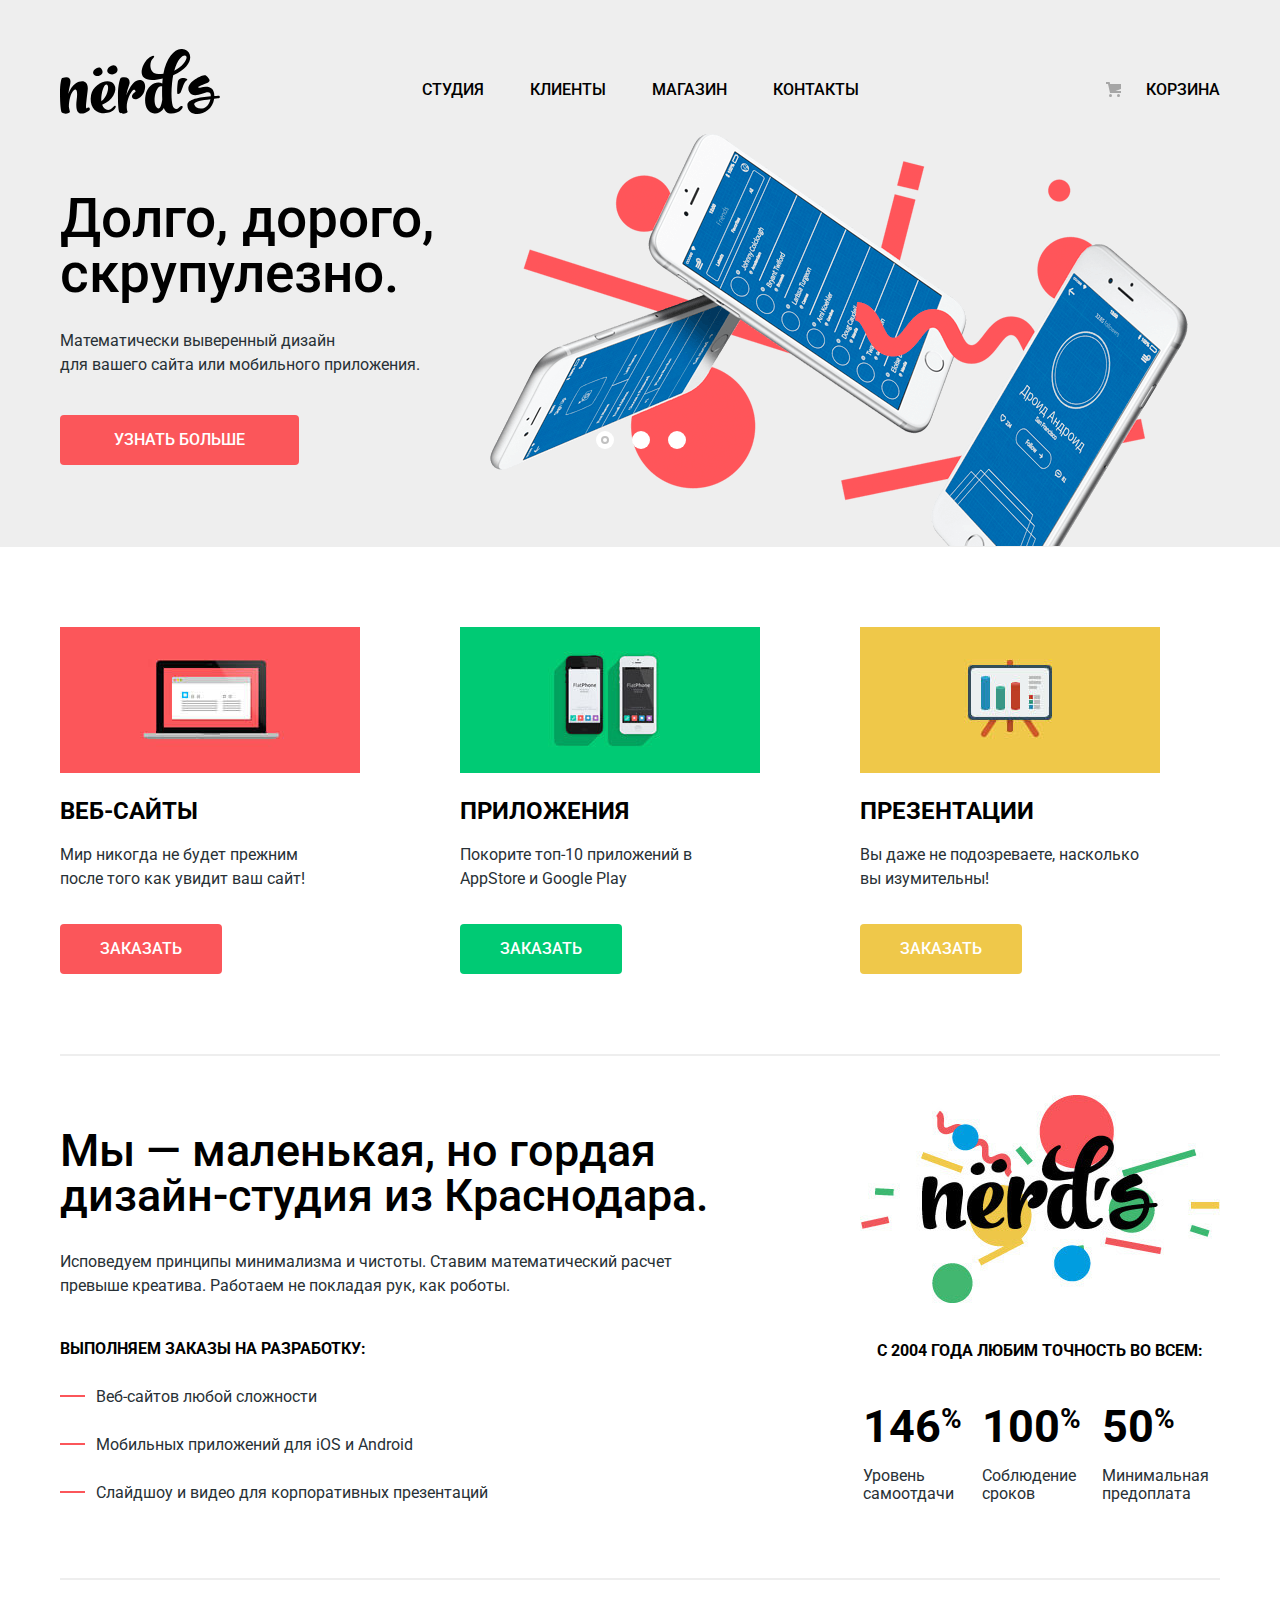
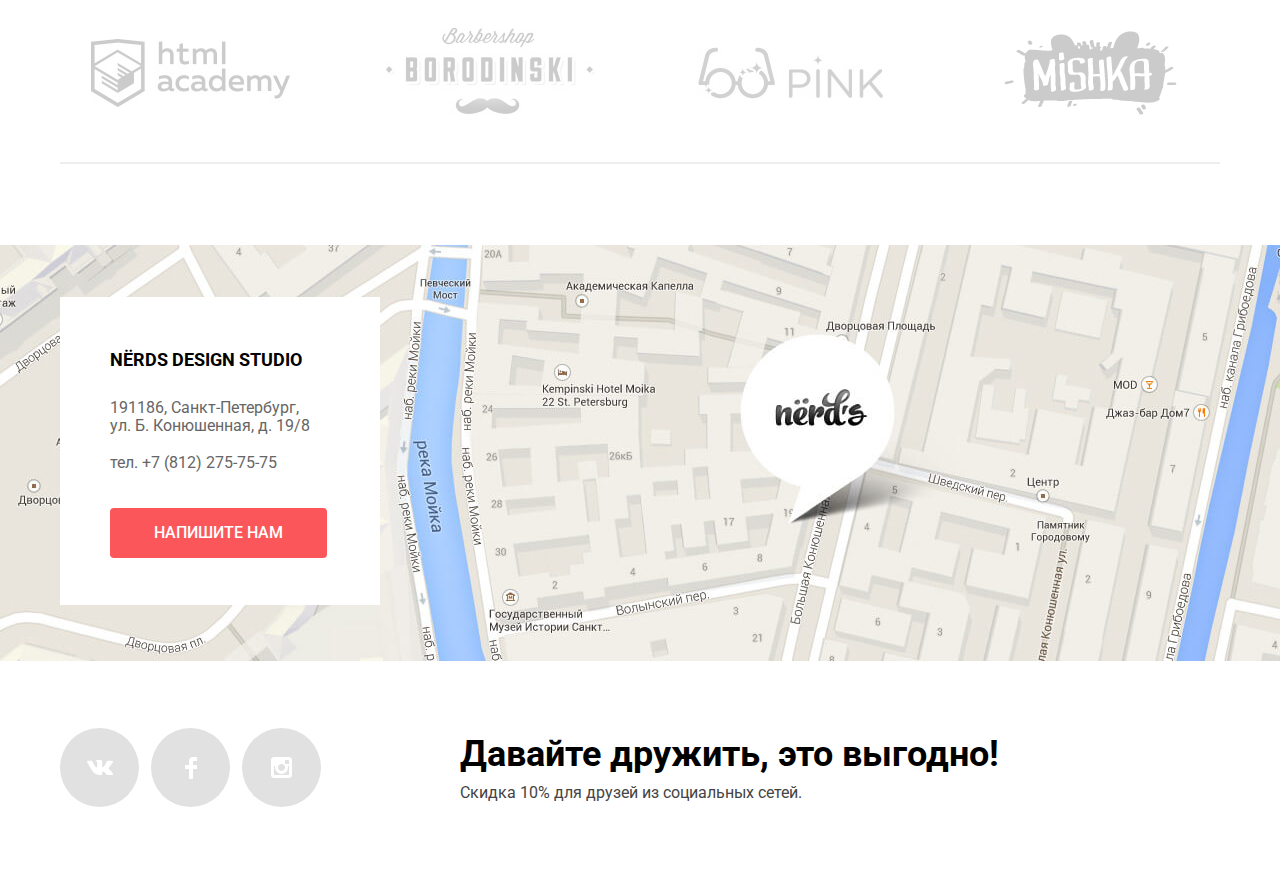
<file: index.html>
<!DOCTYPE html>
<html lang="ru">

<head>
  <meta charset="UTF-8">
  <title>Дизайн-студия «Нёрдс»</title>
  <link href="https://fonts.googleapis.com/css?family=Roboto:400,500,700&amp;subset=cyrillic" rel="stylesheet">
  <link rel="stylesheet" href="css/normalize.css">
  <link rel="stylesheet" href="css/style.min.css">
</head>

<body>

  <header class="main-header">
    <div class="container">
      <nav class="main-navigation">
        <a class="header-logo">
          <img src="img/nerds-logo.svg" alt="Логотип дизайн-студии «Нёрдс»" width="160" height="65">
        </a>
        <ul class="site-navigation">
          <li><a href="#">Студия</a></li>
          <li><a href="#">Клиенты</a></li>
          <li><a href="catalog.html">Магазин</a></li>
          <li><a href="#">Контакты</a></li>
        </ul>
        <ul class="user-navigation">
          <li><a href="#">Корзина</a></li>
        </ul>
      </nav>

      <h1 class="visually-hidden">Дизайн-студия «Нёрдс»</h1>

      <section class="slider">
        <div class="slider-item">
          <div class="slider-description">
            <h2>Долго, дорого, скрупулезно.</h2>
            <p>Математически выверенный дизайн <br> для вашего сайта или мобильного приложения.</p>
            <a class="button" href="#">Узнать больше</a>
          </div>
        </div>
        <div class="slider-item visually-hidden">
          <div class="slider-description">
            <h2>Любим математику как никто другой</h2>
            <p>Никакого креатива, только математические формулы для расчета идеальных пропорций.</p>
            <a class="button" href="#">Узнать больше</a>
          </div>
        </div>
        <div class="slider-item visually-hidden">
          <div class="slider-description">
            <h2>Только ночь, только хардкор</h2>
            <p>Работать днем, как все? Мы против этого. <br> Ближе к полуночи работа только начинается.</p>
            <a class="button" href="#">Узнать больше</a>
          </div>
        </div>
        <div class="slider-controls">
          <button type="button" class="current"><span class="visually-hidden">Показать первый слайд</span></button>
          <button type="button"><span class="visually-hidden">Показать второй слайд</span></button>
          <button type="button"><span class="visually-hidden">Показать третий слайд</span></button>
        </div>
      </section>
    </div>
  </header>

  <main>
    <div class="container">
      <section class="services">
        <h2 class="visually-hidden">Наши услуги</h2>
        <ul class="services-list">
          <li class="services-item">
            <img src="img/illustration-1.jpg" alt="Разрабатываем веб-сайты" width="300" height="146">
            <h3>Веб-сайты</h3>
            <p>Мир никогда не будет прежним после того как увидит ваш сайт!</p>
            <a class="button" href="#">Заказать</a>
          </li>
          <li class="services-item">
            <img src="img/illustration-2.jpg" alt="Разрабатываем приложения" width="300" height="146">
            <h3>Приложения</h3>
            <p>Покорите топ-10 приложений в AppStore и Google Play</p>
            <a class="button" href="#">Заказать</a>
          </li>
          <li class="services-item">
            <img src="img/illustration-3.jpg" alt="Создаем презентации" width="300" height="146">
            <h3>Презентации</h3>
            <p>Вы даже не подозреваете, насколько вы изумительны!</p>
            <a class="button" href="#">Заказать</a>
          </li>
        </ul>
      </section>

      <section class="about-us">
        <h2 class="visually-hidden">О нас</h2>
        <div class="col-left about-us-text">
          <b class="title">Мы — маленькая, но гордая дизайн-студия из Краснодара.</b>
          <p>Исповедуем принципы минимализма и чистоты. Ставим математический расчет превыше креатива. Работаем не
            покладая рук, как роботы.</p>
          <p><b>Выполняем заказы на разработку:</b></p>
          <ul class="about-us-list">
            <li>Веб-сайтов любой сложности</li>
            <li>Мобильных приложений для iOS и Android</li>
            <li>Слайдшоу и видео для корпоративных презентаций</li>
          </ul>
        </div>
        <div class="col-right about-us-info">
          <img src="img/nerds-illustration.jpg" alt="Второй логотип дизайн-студии «Нёрдс»" width="360" height="208">
          <table class="about-us-table">
            <caption>с 2004 года Любим точность во всем:</caption>
            <thead>
              <tr>
                <th>Уровень самоотдачи</th>
                <th>Соблюдение сроков</th>
                <th>Минимальная предоплата</th>
              </tr>
            </thead>
            <tbody>
              <tr>
                <td>146<sup>%</sup></td>
                <td>100<sup>%</sup></td>
                <td>50<sup>%</sup></td>
              </tr>
            </tbody>
          </table>
        </div>
      </section>

      <section class="partners">
        <h2 class="visually-hidden">Наши партнеры</h2>
        <ul class="partners-list">
          <li class="partners-list-item">
            <a href="https://htmlacademy.ru/intensive/htmlcss" target="_blank">
              <span class="visually-hidden">HTML Academy</span>
              <img src="img/logo-1.jpg" alt="Логотип HTML Academy" width="199" height="68">
            </a>
          </li>
          <li class="partners-list-item">
            <a href="https://zloydedd.github.io/Barbershop/" target="_blank">
              <span class="visually-hidden">Barbershop Borodinski</span>
              <img src="img/logo-2.jpg" alt="Логотип Barbershop Borodinski" width="209" height="90">
            </a>
          </li>
          <li class="partners-list-item">
            <a href="#">
              <span class="visually-hidden">Pink</span>
              <img src="img/logo-3.jpg" alt="Логотип Pink" width="185" height="52">
            </a>
          </li>
          <li class="partners-list-item">
            <a href="#">
              <span class="visually-hidden">Mishka</span>
              <img src="img/logo-4.png" alt="Логотип Mishka" width="173" height="84">
            </a>
          </li>
        </ul>
      </section>
    </div>
  </main>

  <footer>
    <section class="contacts">
      <h2 class="visually-hidden">Контакты</h2>
      <iframe src="https://yandex.ru/map-widget/v1/?um=constructor%3Ac1545d169bb420ef90648754a6fea53576f6d8beea52be2b904fad6d67ff5f3b&amp;source=constructor"></iframe>
      <img src="img/map.jpg" alt="Дизайн-студия NЁRDS расположена по адресу г. Санкт-Петербург, ул. Б. Конюшенная, д. 19/8"
        width="1440" height="416">
      <div class="container">
        <div class="contacts-info">
          <b>NЁRDS DESIGN STUDIO</b>
          <p class="contacts-info-text">191186, Санкт-Петербург, <br> ул. Б. Конюшенная, д. 19/8</p>
          <p class="contacts-info-text">тел. <a href="tel:+78122757575">+7 (812) 275-75-75</a></p>
          <a class="write-us button" href="form.html">Напишите нам</a>
        </div>
      </div>
    </section>

    <section class="social">
      <div class="container">
        <h2 class="visually-hidden">Мы в социальных сетях</h2>
        <ul class="social-list">
          <li>
            <a class="social-button" href="#">
              <span class="visually-hidden">Вконтакте</span>
              <svg xmlns="http://www.w3.org/2000/svg" width="26" height="15">
                <path fill="#FFF" d="M16.138 11.51c.956-.309 2.18 2.04 3.483 2.939.978.681 1.727.534 1.727.534l3.473-.05s1.815-.112.957-1.554c-.071-.12-.503-1.069-2.585-3.022-2.177-2.043-1.882-1.712.739-5.244 1.597-2.153 2.236-3.468 2.036-4.028-.192-.539-1.365-.399-1.365-.399L20.69.713c-.381.001-.704.119-.851.515-.003.004-.621 1.666-1.445 3.079-1.741 2.989-2.436 3.148-2.724 2.961-.661-.433-.494-1.737-.494-2.664 0-2.897.432-4.105-.846-4.417-.427-.104-.739-.172-1.828-.182-1.392-.021-2.574 0-3.244.329-.445.223-.786.712-.579.74.26.035.843.16 1.155.586.401.552.389 1.789.389 1.789s.229 3.411-.54 3.834c-.528.29-1.25-.302-2.803-3.016-.793-1.388-1.392-2.922-1.392-2.922s-.116-.285-.326-.441c-.25-.185-.6-.244-.6-.244L.848.684S.29.7.085.946c-.182.218-.015.668-.015.668s2.909 6.881 6.203 10.347c3.02 3.182 6.452 2.971 6.452 2.971h1.555s.469-.054.709-.312c.224-.24.214-.691.214-.691s-.031-2.109.935-2.419z" /></svg>
            </a>
          </li>
          <li>
            <a class="social-button" href="#">
              <span class="visually-hidden">Фейсбук</span>
              <svg xmlns="http://www.w3.org/2000/svg" width="12" height="22">
                <path fill="#FFF" d="M12 4V0H8a4 4 0 0 0-4 4v4H0v4h4v10h4V12h4V8H8V4h4z" /></svg>
            </a>
          </li>
          <li>
            <a class="social-button" href="#">
              <span class="visually-hidden">Инстаграм</span>
              <svg xmlns="http://www.w3.org/2000/svg" width="21" height="21">
                <path fill="#FFF" d="M18 0H3C1.35 0 0 1.35 0 3v15c0 1.65 1.35 3 3 3h15c1.65 0 3-1.35 3-3V3c0-1.65-1.35-3-3-3zm-7.5 7c1.93 0 3.5 1.57 3.5 3.5S12.43 14 10.5 14 7 12.43 7 10.5 8.57 7 10.5 7zM18 18H3V9h1.181A6.504 6.504 0 0 0 4 10.5a6.5 6.5 0 1 0 13 0 6.45 6.45 0 0 0-.181-1.5H18v9zm0-11h-4V3h4v4z" /></svg>
            </a>
          </li>
        </ul>
        <div class="social-text">
          <b>Давайте дружить, это выгодно!</b>
          <p>Скидка 10% для друзей из социальных сетей.</p>
        </div>
      </div>
    </section>
  </footer>

  <section class="modal modal-contacts">
    <h2>Напишите нам</h2>
    <form class="contacts-form" action="https://echo.htmlacademy.ru" method="post">
      <div class="modal-contacts-row">
        <p>
          <label for="name">Ваше имя:</label>
          <input id="name" type="text" name="name" placeholder="Имя Фамилия">
        </p>
        <p>
          <label for="email">Ваш e-mail:</label>
          <input id="email" type="text" name="email" placeholder="email@example.com">
        </p>
      </div>
      <p>
        <label for="message">Текст письма:</label>
        <textarea id="message" name="message" placeholder="В свободной форме"></textarea>
      </p>
      <button class="button" type="submit">Отправить</button>
    </form>
    <button class="modal-close" type="button"><span class="visually-hidden">Закрыть</span></button>
  </section>
  <script src="js/script.min.js"></script>
</body>

</html>
</file>
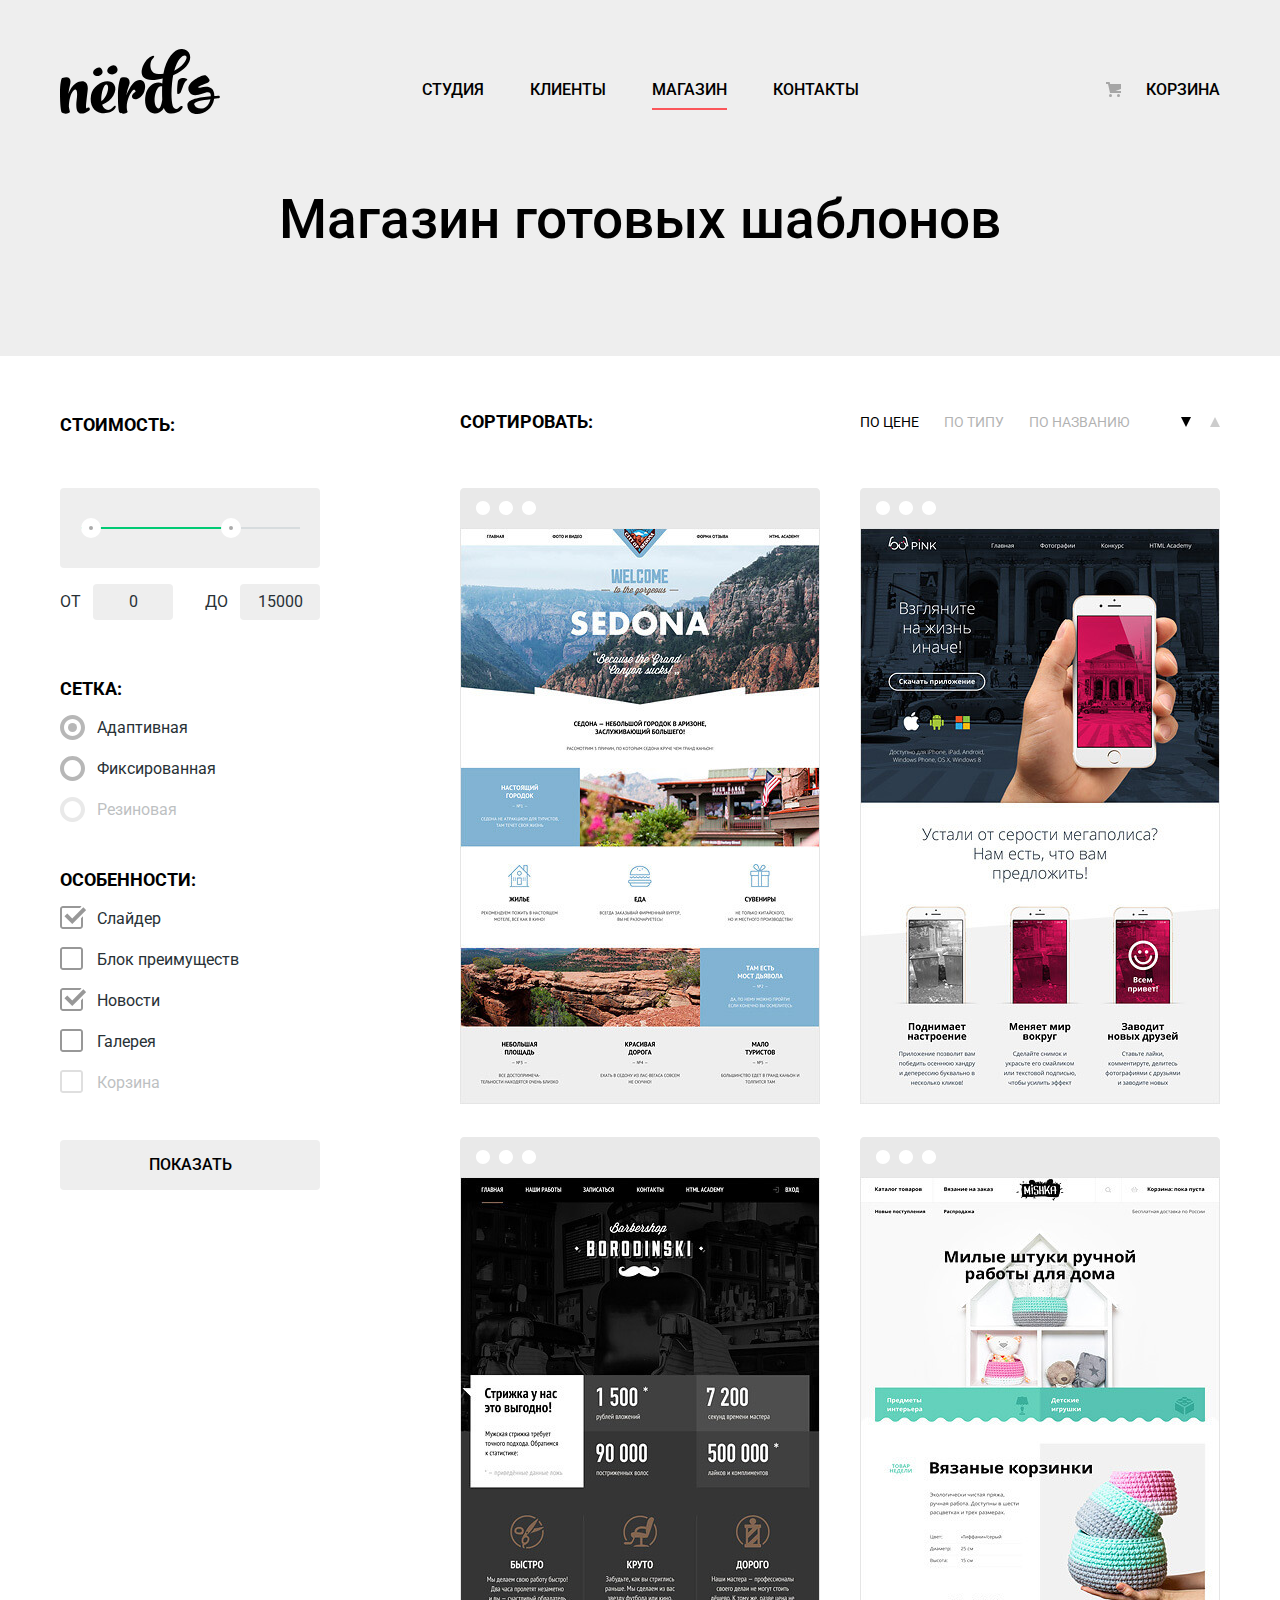
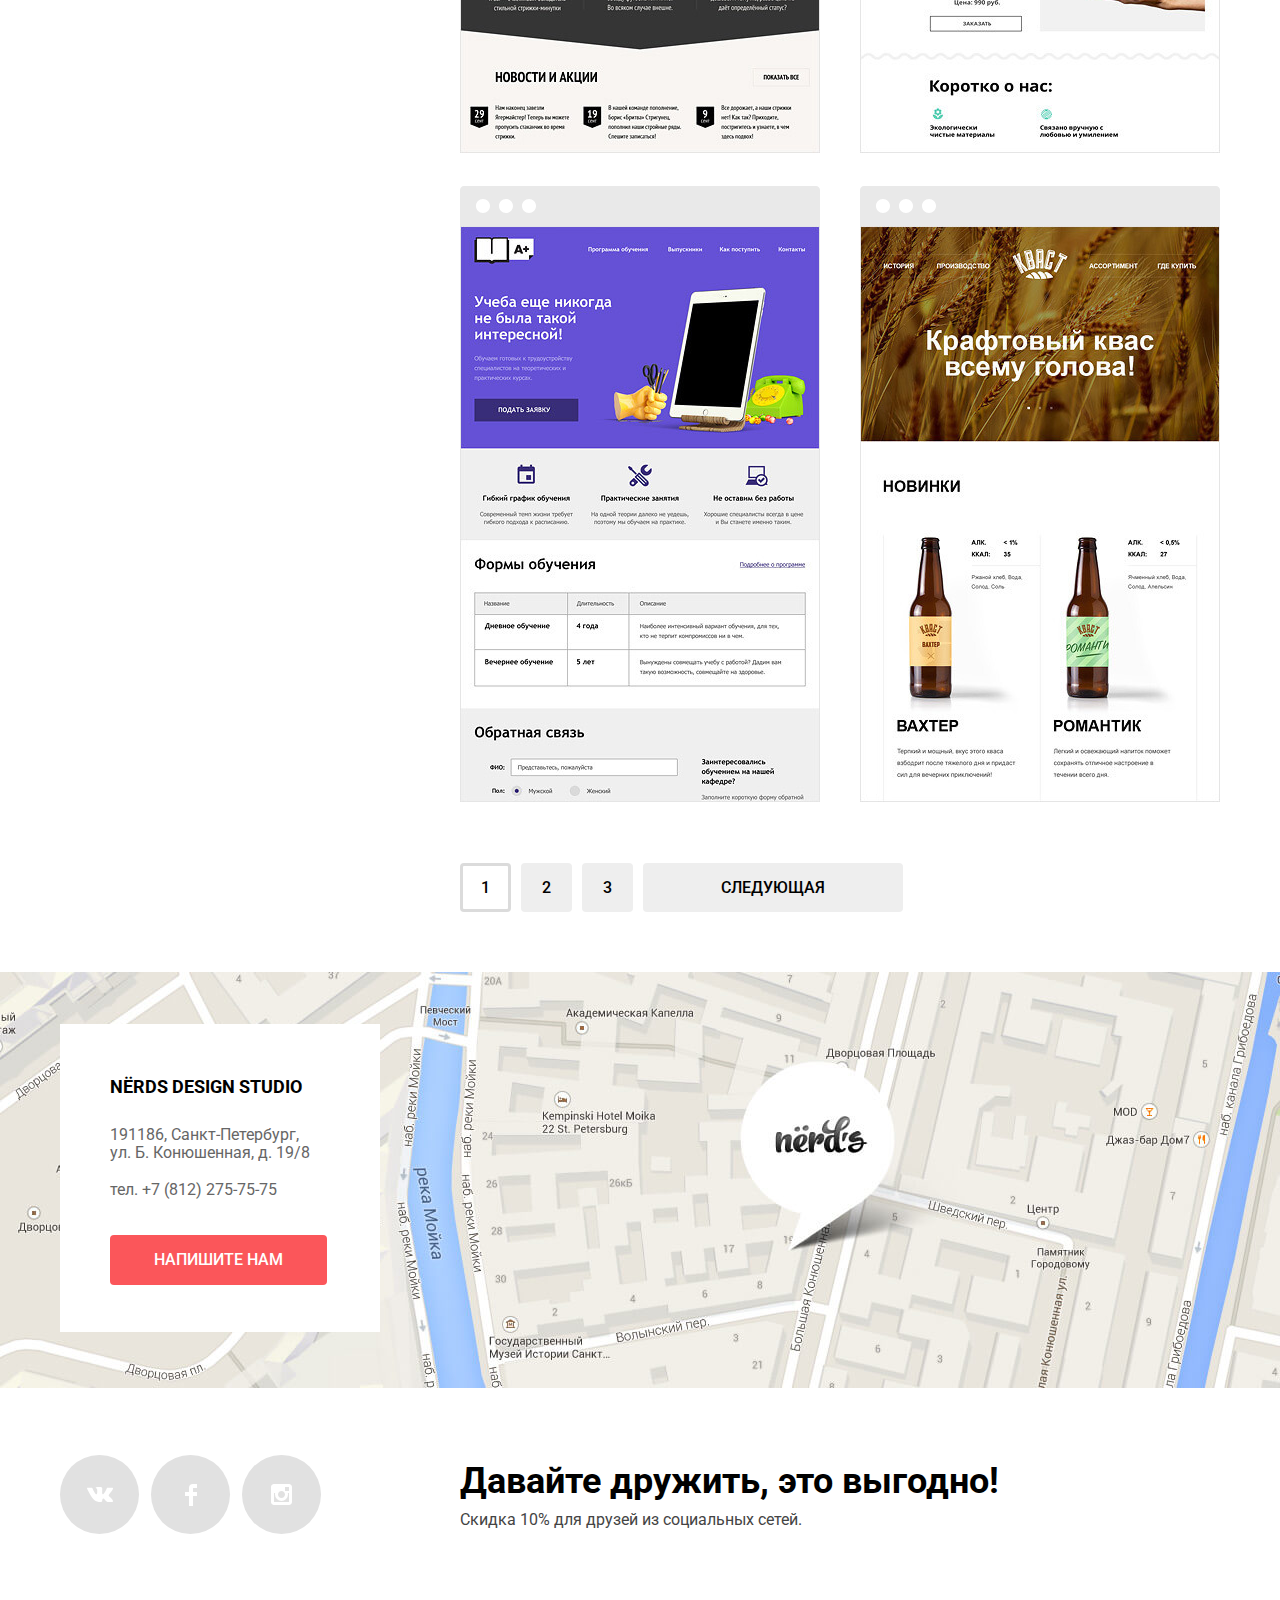
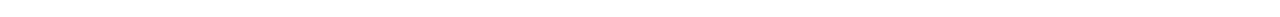
<file: catalog.html>
<!DOCTYPE html>
<html lang="ru">

<head>
  <meta charset="UTF-8">
  <title>Дизайн-студия «Нёрдс» | Магазин</title>
  <link href="https://fonts.googleapis.com/css?family=Roboto:400,500,700&amp;subset=cyrillic" rel="stylesheet">
  <link rel="stylesheet" href="css/normalize.css">
  <link rel="stylesheet" href="css/style.min.css">
</head>

<body>

  <header class="main-header">
    <div class="container">
      <nav class="main-navigation">
        <a class="header-logo" href="index.html">
          <img src="img/nerds-logo.svg" alt="Логотип дизайн-студии «Нёрдс»" width="160" height="65">
        </a>
        <ul class="site-navigation">
          <li><a href="#">Студия</a></li>
          <li><a href="#">Клиенты</a></li>
          <li><a class="current">Магазин</a></li>
          <li><a href="#">Контакты</a></li>
        </ul>
        <ul class="user-navigation">
          <li><a href="#">Корзина</a></li>
        </ul>
      </nav>
      <div class="page-title">
        <h1>Магазин готовых шаблонов</h1>
      </div>
    </div>
  </header>

  <main class="inner-page container">
    <aside class="filter">
      <form class="filter-form" action="https://echo.htmlacademy.ru" method="post">
        <fieldset class="price-filter">
          <legend>Стоимость:</legend>
          <div class="range-control">
            <div class="progress">
              <div class="current-progress">
                <div class="progress-button-wrapper">
                  <button type="button"><span class="visually-hidden">стоимость от</span></button>
                </div>
                <div class="progress-button-wrapper">
                  <button type="button"><span class="visually-hidden">стоимость до</span></button>
                </div>
              </div>
            </div>
          </div>
          <p class="range-display">
            <label>От
              <input type="text" name="min-price" value="0">
            </label>
            <label>До
              <input type="text" name="max-price" value="15000">
            </label>
          </p>
        </fieldset>
        <fieldset class="grid-filter">
          <legend>Сетка:</legend>
          <ul class="grid-list">
            <li>
              <input class="filter-input filter-input-radio visually-hidden" id="adaptive" type="radio" name="grid"
                value="adaptive" checked>
              <label for="adaptive">Адаптивная</label>
            </li>
            <li>
              <input class="filter-input filter-input-radio visually-hidden" id="fixed" type="radio" name="grid" value="fixed">
              <label for="fixed">Фиксированная</label>
            </li>
            <li>
              <input class="filter-input filter-input-radio visually-hidden" id="fluid" type="radio" name="grid" value="fluid"
                disabled>
              <label for="fluid">Резиновая</label>
            </li>
          </ul>
        </fieldset>
        <fieldset class="features-filter">
          <legend>Особенности:</legend>
          <ul class="features-list">
            <li>
              <input class="filter-input filter-input-checkbox visually-hidden" id="slider" type="checkbox" name="slider"
                checked>
              <label for="slider">Слайдер</label>
            </li>
            <li>
              <input class="filter-input filter-input-checkbox visually-hidden" id="advantages-block" type="checkbox"
                name="advantages-block">
              <label for="advantages-block">Блок преимуществ</label>
            </li>
            <li>
              <input class="filter-input filter-input-checkbox visually-hidden" id="news" type="checkbox" name="news"
                checked>
              <label for="news">Новости</label>
            </li>
            <li>
              <input class="filter-input filter-input-checkbox visually-hidden" id="gallery" type="checkbox" name="gallery">
              <label for="gallery">Галерея</label>
            </li>
            <li>
              <input class="filter-input filter-input-checkbox visually-hidden" id="cart" type="checkbox" name="cart"
                disabled>
              <label for="cart">Корзина</label>
            </li>
          </ul>
        </fieldset>
        <button class="button">Показать</button>
      </form>
    </aside>

    <section class="catalog">
      <h2 class="visually-hidden">Каталог шаблонов</h2>
      <div class="catalog-sorting">
        <b>Сортировать:</b>
        <ul class="type-sorting-list">
          <li><a class="type-current">По цене</a></li>
          <li><a href="#">По типу</a></li>
          <li><a href="#">По названию</a></li>
        </ul>
        <ul class="direction-sorting-list">
          <li class="direction-current"><a><span class="visually-hidden">По убыванию</span></a></li>
          <li><a href="#"><span class="visually-hidden">По возрастанию</span></a></li>
        </ul>
      </div>
      <ul class="catalog-list">
        <li class="catalog-item">
          <img src="img/img-sedona.jpg" alt="Скриншот сайта Sedona" width="360" height="576">
          <div class="catalog-item-description">
            <div class="description-container">
              <a href="#"><h3>Sedona</h3></a>
              <p>Информационный сайт для туристов</p>
              <a class="button" href="#">9 900 руб.</a>
            </div>
          </div>
        </li>
        <li class="catalog-item">
          <img src="img/img-pink.jpg" alt="Скриншот сайта Ping App" width="360" height="576">
          <div class="catalog-item-description">
            <div class="description-container">
              <a href="#"><h3>Pink App</h3></a>
              <p>Продуктовый лендинг приложения для iOS и Android</p>
              <a class="button" href="#">9 900 руб.</a>
            </div>
          </div>
        </li>
        <li class="catalog-item">
          <img src="img/img-barbershop.jpg" alt="Скриншот сайта Barbershop" width="360" height="576">
          <div class="catalog-item-description">
            <div class="description-container">
              <a href="#"><h3>Barbershop</h3></a>
              <p>Сайт салоны красоты. Для мужчин, да.</p>
              <a class="button" href="#">9 900 руб.</a>
            </div>
          </div>
        </li>
        <li class="catalog-item">
          <img src="img/img-mishka.jpg" alt="Скриншот сайта MISHKA" width="360" height="576">
          <div class="catalog-item-description">
            <div class="description-container">
              <a href="#"><h3>MISHKA</h3></a>
              <p>Интернет-магазин вязаных игрушек</p>
              <a class="button" href="#">9 900 руб.</a>
            </div>
          </div>
        </li>
        <li class="catalog-item">
          <img src="img/img-aplus.jpg" alt="Скриншот сайта A Plus" width="360" height="576">
          <div class="catalog-item-description">
            <div class="description-container">
              <a href="#"><h3>A Plus</h3></a>
              <p>Лендинг курсов повышения квалификации</p>
              <a class="button" href="#">9 900 руб.</a>
            </div>
          </div>
        </li>
        <li class="catalog-item">
          <img src="img/img-kvast.jpg" alt="Скриншот сайта КВАСТ" width="360" height="576">
          <div class="catalog-item-description">
            <div class="description-container">
              <a href="#"><h3>КВАСТ</h3></a>
              <p>Промо-сайт производителя крафтового кваса</p>
              <a class="button" href="#">9 900 руб.</a>
            </div>
          </div>
        </li>
      </ul>
      <ul class="pagination-list">
        <li class="pagination-item"><a class="current">1</a></li>
        <li class="pagination-item"><a href="#">2</a></li>
        <li class="pagination-item"><a href="#">3</a></li>
        <li class="pagination-item"><a href="#" class="next-page">Следующая</a></li>
      </ul>
    </section>
  </main>

  <footer>
    <section class="contacts">
      <h2 class="visually-hidden">Контакты</h2>
      <iframe src="https://yandex.ru/map-widget/v1/?um=constructor%3Ac1545d169bb420ef90648754a6fea53576f6d8beea52be2b904fad6d67ff5f3b&amp;source=constructor"></iframe>
      <img src="img/map.jpg" alt="Дизайн-студия NЁRDS расположена по адресу г. Санкт-Петербург, ул. Б. Конюшенная, д. 19/8"
        width="1440" height="416">
      <div class="container">
        <div class="contacts-info">
          <b>NЁRDS DESIGN STUDIO</b>
          <p class="contacts-info-text">191186, Санкт-Петербург, <br> ул. Б. Конюшенная, д. 19/8</p>
          <p class="contacts-info-text">тел. <a href="tel:+78122757575">+7 (812) 275-75-75</a></p>
          <a class="write-us button" href="form.html">Напишите нам</a>
        </div>
      </div>
    </section>

    <section class="social">
      <div class="container">
        <h2 class="visually-hidden">Мы в социальных сетях</h2>
        <ul class="social-list">
          <li>
            <a class="social-button" href="#">
              <span class="visually-hidden">Вконтакте</span>
              <svg xmlns="http://www.w3.org/2000/svg" width="26" height="15">
                <path fill="#FFF" d="M16.138 11.51c.956-.309 2.18 2.04 3.483 2.939.978.681 1.727.534 1.727.534l3.473-.05s1.815-.112.957-1.554c-.071-.12-.503-1.069-2.585-3.022-2.177-2.043-1.882-1.712.739-5.244 1.597-2.153 2.236-3.468 2.036-4.028-.192-.539-1.365-.399-1.365-.399L20.69.713c-.381.001-.704.119-.851.515-.003.004-.621 1.666-1.445 3.079-1.741 2.989-2.436 3.148-2.724 2.961-.661-.433-.494-1.737-.494-2.664 0-2.897.432-4.105-.846-4.417-.427-.104-.739-.172-1.828-.182-1.392-.021-2.574 0-3.244.329-.445.223-.786.712-.579.74.26.035.843.16 1.155.586.401.552.389 1.789.389 1.789s.229 3.411-.54 3.834c-.528.29-1.25-.302-2.803-3.016-.793-1.388-1.392-2.922-1.392-2.922s-.116-.285-.326-.441c-.25-.185-.6-.244-.6-.244L.848.684S.29.7.085.946c-.182.218-.015.668-.015.668s2.909 6.881 6.203 10.347c3.02 3.182 6.452 2.971 6.452 2.971h1.555s.469-.054.709-.312c.224-.24.214-.691.214-.691s-.031-2.109.935-2.419z" /></svg>
            </a>
          </li>
          <li>
            <a class="social-button" href="#">
              <span class="visually-hidden">Фейсбук</span>
              <svg xmlns="http://www.w3.org/2000/svg" width="12" height="22">
                <path fill="#FFF" d="M12 4V0H8a4 4 0 0 0-4 4v4H0v4h4v10h4V12h4V8H8V4h4z" /></svg>
            </a>
          </li>
          <li>
            <a class="social-button" href="#">
              <span class="visually-hidden">Инстаграм</span>
              <svg xmlns="http://www.w3.org/2000/svg" width="21" height="21">
                <path fill="#FFF" d="M18 0H3C1.35 0 0 1.35 0 3v15c0 1.65 1.35 3 3 3h15c1.65 0 3-1.35 3-3V3c0-1.65-1.35-3-3-3zm-7.5 7c1.93 0 3.5 1.57 3.5 3.5S12.43 14 10.5 14 7 12.43 7 10.5 8.57 7 10.5 7zM18 18H3V9h1.181A6.504 6.504 0 0 0 4 10.5a6.5 6.5 0 1 0 13 0 6.45 6.45 0 0 0-.181-1.5H18v9zm0-11h-4V3h4v4z" /></svg>
            </a>
          </li>
        </ul>
        <div class="social-text">
          <b>Давайте дружить, это выгодно!</b>
          <p>Скидка 10% для друзей из социальных сетей.</p>
        </div>
      </div>
    </section>
  </footer>

  <section class="modal modal-contacts">
    <h2>Напишите нам</h2>
    <form class="contacts-form" action="https://echo.htmlacademy.ru" method="post">
      <div class="modal-contacts-row">
        <p>
          <label for="name">Ваше имя:</label>
          <input id="name" type="text" name="name" placeholder="Имя Фамилия">
        </p>
        <p>
          <label for="email">Ваш e-mail:</label>
          <input id="email" type="text" name="email" placeholder="email@example.com">
        </p>
      </div>
      <p>
        <label for="message">Текст письма:</label>
        <textarea id="message" name="message" placeholder="В свободной форме"></textarea>
      </p>
      <button class="button" type="submit">Отправить</button>
    </form>
    <button class="modal-close" type="button"><span class="visually-hidden">Закрыть</span></button>
  </section>

  <script src="js/script.min.js"></script>
</body>

</html>
</file>
<file: css/style.min.css>
body{font-weight:400;font-size:16px;line-height:24px;font-family:Roboto,Arial,sans-serif;color:#283136;background-color:#fff}a{text-decoration:none}img{width:100%;height:auto}.visually-hidden:not(:focus):not(:active),input[type=checkbox].visually-hidden,input[type=radio].visually-hidden{position:absolute;width:1px;height:1px;margin:-1px;padding:0;overflow:hidden;white-space:nowrap;border:0;clip:rect(0 0 0 0);clip-path:inset(100%);-webkit-clip-path:inset(100%)}.container{width:1160px;margin:0 auto;padding:0 20px}.button{display:inline-block;padding:16px 54px;font:inherit;font-weight:500;line-height:18px;vertical-align:middle;text-align:center;color:#fff;text-transform:uppercase;background-color:#fb565a;border:none;border-radius:4px;cursor:pointer}.button:focus,.button:hover{background-color:#e74246}.button:active{color:rgba(255,255,255,.3);background-color:#d7373b;-webkit-box-shadow:inset 0 3px 0 rgba(0,1,1,.1);box-shadow:inset 0 3px 0 rgba(0,1,1,.1)}.main-header{background-color:#eee}.main-header .main-navigation{display:-webkit-box;display:-ms-flexbox;display:flex;padding-top:49px}.main-header .header-logo{width:160px;height:65px}.main-header ul{margin:0;padding:0;list-style:none}a[href].header-logo:focus,a[href].header-logo:hover{opacity:.8}a[href].header-logo:active{opacity:.3}ul.site-navigation,ul.user-navigation{padding-top:26px}ul.site-navigation{display:-webkit-box;display:-ms-flexbox;display:flex;flex-wrap:wrap;justify-content:center;width:840px;-webkit-box-pack:center;-ms-flex-pack:center;-ms-flex-wrap:wrap}ul.user-navigation{max-width:180px;margin-left:auto;text-align:right}.site-navigation li,.user-navigation li{position:relative}.site-navigation a,.user-navigation a{display:block;font-weight:500;line-height:30px;color:#000;text-transform:uppercase}.site-navigation a.current::after,.user-navigation a.current::after{content:"";position:absolute;right:23px;bottom:4px;left:23px;height:2px;background-color:#fb565a}.site-navigation a[href]:focus,.site-navigation a[href]:hover,.user-navigation a[href]:focus,.user-navigation a[href]:hover{color:#fb565a}.site-navigation a[href]:active,.user-navigation a[href]:active{color:rgba(0,0,0,.3)}.site-navigation a{padding:0 23px}.user-navigation a{position:relative;padding-left:40px}.user-navigation a::before{content:"";position:absolute;top:7px;left:0;width:15px;height:15px;background-image:url(../img/cart-icon.svg)}.slider{position:relative;min-height:433px}.slider .slider-item{position:absolute;width:100%;padding-bottom:100px;background-repeat:no-repeat;background-position:93%}.slider .slider-item:nth-child(1){background-image:url(../img/slide1.png)}.slider .slider-item:nth-child(2){padding-bottom:82px;background-image:url(../img/slide2.png)}.slider .slider-item:nth-child(3){background-image:url(../img/slide3.png)}.slider-description{width:560px}.slider-description h2{margin:0;padding-top:77px;padding-right:60px;padding-bottom:12px;font-weight:500;font-size:55px;line-height:55px;color:#000}.slider-description p{margin-bottom:38px;padding-right:60px}.slider-controls{position:absolute;bottom:92px;left:536px}.slider-controls button{width:18px;height:18px;margin-right:14px;background-color:#fff;border:none;border-radius:50%}.slider-controls button.current{position:relative}.slider-controls button.current::after{content:"";position:absolute;top:50%;left:50%;width:4px;height:4px;border:2px solid #c1c1c1;border-radius:50%;-webkit-transform:translate(-50%,-50%);-ms-transform:translate(-50%,-50%);transform:translate(-50%,-50%)}.services{padding:80px 0;border-bottom:2px solid #eee}.services .services-list{display:-webkit-box;display:-ms-flexbox;display:flex;flex-wrap:wrap;justify-content:space-between;margin:0;padding:0;list-style:none;-webkit-box-pack:justify;-ms-flex-pack:justify;-ms-flex-wrap:wrap}.services-item{width:300px;margin-right:60px}.services-item img{display:block;width:300px;height:146px}.services-item h3{margin:0;margin-top:23px;margin-bottom:17px;font-weight:700;font-size:24px;line-height:30px;color:#000;text-transform:uppercase}.services-item p{margin-bottom:33px;padding-right:20px}.services-item .button{padding:16px 40px}.services-item:nth-child(2) .button{background-color:#00ca74}.services-item:nth-child(2) .button:focus,.services-item:nth-child(2) .button:hover{background-color:#00bc6c}.services-item:nth-child(2) .button:active{background-color:#00aa62}.services-item:nth-child(3) .button{background-color:#efc84a}.services-item:nth-child(3) .button:focus,.services-item:nth-child(3) .button:hover{background-color:#eab534}.services-item:nth-child(3) .button:active{background-color:#e5a722}.about-us{display:-webkit-box;display:-ms-flexbox;display:flex;justify-content:space-between;padding-top:39px;padding-bottom:49px;border-bottom:2px solid #eee;-webkit-box-pack:justify;-ms-flex-pack:justify}.about-us .col-left{width:660px;padding-top:33px}.about-us .col-right{width:360px}.about-us-text .title{font-weight:500;font-size:45px;line-height:45px;color:#000;text-transform:none}.about-us-text p:first-of-type{margin-top:32px}.about-us-text p:last-of-type{margin-top:39px;margin-bottom:24px}.about-us-text b{font-weight:700;color:#000;text-transform:uppercase}.about-us-text .about-us-list{margin:0;padding:0;list-style:none}.about-us-list li{position:relative;margin-bottom:24px;padding-left:36px}.about-us-list li::before{content:"";position:absolute;top:10px;left:0;width:25px;height:2px;background-color:#fb565a}.about-us-info img{display:block;width:360px;height:208px}.about-us-table{margin-top:36px}.about-us-table caption{margin-bottom:23px;font-weight:700;color:#000;text-transform:uppercase}.about-us-table thead{display:table-footer-group;text-align:left}.about-us-table th{font-weight:400;line-height:18px}.about-us-table tbody{font-weight:700;font-size:45px;line-height:45px;color:#000}.about-us-table td{width:33%;height:74px}.about-us-table sup{font-size:28px}.partners{padding-bottom:81px}.partners .partners-list{display:-webkit-box;display:-ms-flexbox;display:flex;flex-wrap:wrap;justify-content:space-between;align-items:center;margin:0;padding:0;padding-top:48px;padding-bottom:44px;list-style:none;border-bottom:2px solid #eee;-webkit-box-align:center;-webkit-box-pack:justify;-ms-flex-align:center;-ms-flex-pack:justify;-ms-flex-wrap:wrap}.partners-list .partners-list-item{width:260px}.partners-list-item a{display:-webkit-box;display:-ms-flexbox;display:flex;justify-content:center;opacity:.2;-webkit-box-pack:center;-ms-flex-pack:center}.partners-list-item a:focus,.partners-list-item a:hover{opacity:1}.partners-list-item a:active{opacity:.1}.partners-list-item img{width:auto}.page-title{background-color:#eee}.page-title h1{margin:0;padding-top:78px;padding-bottom:109px;font-weight:500;font-size:55px;line-height:55px;text-align:center;color:#000}main.inner-page{display:-webkit-box;display:-ms-flexbox;display:flex;justify-content:space-between;padding-top:54px;padding-bottom:72px;-webkit-box-pack:justify;-ms-flex-pack:justify}.filter{width:260px}.filter-form fieldset{margin:0;padding:0;border:none}.filter-form legend{font-weight:700;font-size:18px;line-height:30px;color:#000;text-transform:uppercase}.filter-form ul{margin:0;padding:0;list-style:none}fieldset.price-filter{margin-bottom:38px}.price-filter legend{padding-bottom:48px}.price-filter .range-control{display:-webkit-box;display:-ms-flexbox;display:flex;justify-content:center;align-items:center;height:80px;background-color:#eee;border-radius:4px;-webkit-box-align:center;-webkit-box-pack:center;-ms-flex-align:center;-ms-flex-pack:center}.range-control .progress{width:219px;height:2px;background-color:#d7dcde}.range-control .current-progress{position:relative;width:150px;height:2px;background-color:#00ca74}.progress-button-wrapper{position:absolute;top:-9px}.current-progress .progress-button-wrapper:last-child{left:140px}.progress button{position:relative;width:20px;height:20px;background-color:#fff;border:none;border-radius:50%;cursor:pointer}.progress button::after{content:"";position:absolute;top:8px;left:8px;width:4px;height:4px;background-color:#ababab;border-radius:50%}.price-filter .range-display{display:-webkit-box;display:-ms-flexbox;display:flex;justify-content:space-between;-webkit-box-pack:justify;-ms-flex-pack:justify}.price-filter label{line-height:22px;text-transform:uppercase}.price-filter input{-webkit-box-sizing:border-box;box-sizing:border-box;padding:7px 0;background-color:#eee;border:none;border-radius:4px}.price-filter input[value]{width:80px;margin-left:8px;font-size:16px;line-height:22px;text-align:center;color:#283136;cursor:pointer}fieldset.grid-filter{padding-bottom:24px}fieldset.features-filter{padding-bottom:26px}.features-filter li,.grid-filter li{position:relative;padding-bottom:21px;padding-left:37px;cursor:pointer}.features-filter li:hover,.grid-filter li:hover{color:#000}.features-filter input:disabled,.grid-filter input:disabled{opacity:.1}.features-filter legend,.grid-filter legend{padding-bottom:14px}.features-list label,.grid-list label{display:block;line-height:20px;cursor:pointer}.filter-input:not(:disabled):focus+label::after,.filter-input:not(:disabled):focus+label::before,.filter-input:not(:disabled):hover+label::after,.filter-input:not(:disabled):hover+label::before{opacity:1}.filter-input+label::before{content:"";position:absolute;top:-3px;left:0;background-repeat:no-repeat;opacity:.4}.filter-input:checked+label::before{display:none}.filter-input:checked+label::after{content:"";position:absolute;top:-3px;left:0;background-repeat:no-repeat;opacity:.4}.filter-input:disabled+label{opacity:.3}.filter-input-radio+label::before{width:25px;height:25px;background-image:url(../img/radio-off.svg)}.filter-input-radio:checked+label::after{width:25px;height:25px;background-image:url(../img/radio-on.svg)}.filter-input-checkbox+label::before{width:26px;height:23px;background-image:url(../img/checkbox-off.svg)}.filter-input-checkbox:checked+label::after{width:26px;height:23px;background-image:url(../img/checkbox-on.svg)}.filter-form .button{width:100%;color:#000;background-color:#eee}.filter-form .button:focus,.filter-form .button:hover{background-color:#dfdfdf}.filter-form .button:active{color:rgba(0,0,0,.3);background-color:#d5d5d5}.catalog{width:760px}.catalog-sorting{display:-webkit-box;display:-ms-flexbox;display:flex;padding-bottom:54px}.catalog-sorting b{width:400px;font-weight:700;font-size:18px;color:#000;text-transform:uppercase}.catalog-sorting ul{margin:0;padding:0;list-style:none}ul.type-sorting-list{display:-webkit-box;display:-ms-flexbox;display:flex;width:300px;margin-left:auto}.type-sorting-list li{margin-right:25px}.type-sorting-list li:last-child{margin:0}.type-sorting-list a{font-size:14px;line-height:18px;color:#000;text-transform:uppercase;opacity:.3}.type-sorting-list a:focus,.type-sorting-list a:hover{opacity:.6}.type-sorting-list a.type-current,.type-sorting-list a:active{opacity:1}.direction-sorting-list{display:-webkit-box;display:-ms-flexbox;display:flex;justify-content:flex-end;align-items:center;width:60px;-webkit-box-align:center;-webkit-box-pack:end;-ms-flex-align:center;-ms-flex-pack:end}.direction-sorting-list li{padding-left:19px}.direction-sorting-list a{display:block;border-right:5.5px solid transparent;border-bottom:10px solid rgba(0,0,0,.2);border-left:5.5px solid transparent}.direction-sorting-list a[href]:focus,.direction-sorting-list a[href]:hover{border-bottom-color:#a6a6a6}.direction-sorting-list a[href]:active{border-bottom-color:#000}.direction-current a{border-bottom-color:#000;-webkit-transform:rotate(180deg);-ms-transform:rotate(180deg);transform:rotate(180deg)}.catalog-list{display:-webkit-box;display:-ms-flexbox;display:flex;flex-wrap:wrap;justify-content:space-between;margin:0;padding:0;padding-bottom:41px;list-style:none;-webkit-box-pack:justify;-ms-flex-pack:justify;-ms-flex-wrap:wrap}.catalog-list .catalog-item{position:relative;width:360px;margin-bottom:26px}.catalog-list .catalog-item::before{content:"";position:absolute;width:360px;height:40px;background-image:url(../img/browser.svg);background-repeat:no-repeat}.catalog-item:hover::before{background-image:url(../img/browser-hover.svg)}.catalog-item img{width:360px;height:576px;padding-top:40px}.catalog-item-description{position:absolute;bottom:0;display:none;width:100%;min-height:231px;background-color:#eee}.catalog-item:hover{-webkit-box-shadow:0 6px 15px 0 rgba(0,1,1,.25);box-shadow:0 6px 15px 0 rgba(0,1,1,.25)}.catalog-item:hover .catalog-item-description{display:block}.description-container{padding:0 60px;text-align:center}.catalog-item-description h3{margin:0;margin-top:27px;font-size:18px;line-height:30px;text-align:center;color:#000;text-transform:uppercase}.catalog-item-description p{margin-bottom:29px;line-height:18px;text-align:center;color:#666}.catalog-item-description .button{padding:16px 60px}.catalog-item-description .button:active{color:#fff}.pagination-list{display:-webkit-box;display:-ms-flexbox;display:flex;margin:0;padding:0;list-style:none}.pagination-list a{padding:15px 21px;font-weight:500;line-height:18px;text-align:center;color:#000;text-transform:uppercase;background-color:#eee;border-radius:4px}.pagination-list li{margin-right:10px}.pagination-list .current{background-color:#fff;-webkit-box-shadow:inset 0 0 0 3px #dbdbdb;box-shadow:inset 0 0 0 3px #dbdbdb}.pagination-list a[href]:focus,.pagination-list a[href]:hover{background-color:#dfdfdf}.pagination-list a[href]:active{color:rgba(0,0,0,.3);background-color:#d5d5d5;-webkit-box-shadow:inset 0 3px 0 rgba(0,1,1,.1);box-shadow:inset 0 3px 0 rgba(0,1,1,.1)}.pagination-item .next-page{padding:15px 78px}.contacts{position:relative;height:416px;padding-bottom:67px;overflow:hidden}.contacts iframe{position:relative;z-index:2;width:100%;height:416px;border:none}.contacts img{position:absolute;top:0;left:50%;z-index:1;width:1440px;height:416px;-webkit-transform:translateX(-50%);-ms-transform:translateX(-50%);transform:translateX(-50%)}.contacts-info{position:absolute;top:52px;z-index:2;width:220px;padding:48px 50px 47px 50px;background-color:#fff}.contacts-info b{font-weight:700;font-size:18px;line-height:30px;color:#000}.contacts-info-text:first-of-type{margin:0;margin-top:24px}.contacts-info-text:last-of-type{margin:0;margin-top:19px;margin-bottom:13px}.contacts-info-text,.contacts-info-text a{line-height:18px;color:#666}.contacts-info .write-us{margin-top:23px;padding:16px 44px}.social{padding-bottom:70px}.social .container{display:-webkit-box;display:-ms-flexbox;display:flex}.social .social-list{display:-webkit-box;display:-ms-flexbox;display:flex;flex-wrap:wrap;width:400px;margin:0;padding:0;list-style:none;-ms-flex-wrap:wrap}.social-list li{margin-right:12px}.social .social-text{width:760px;padding-top:8px}.social-button{display:-webkit-box;display:-ms-flexbox;display:flex;justify-content:center;align-items:center;width:79px;height:79px;background-color:#e1e1e1;border-radius:50%;-webkit-box-align:center;-webkit-box-pack:center;-ms-flex-align:center;-ms-flex-pack:center}.social-button:focus,.social-button:hover{background-color:#e74246}.social-button:active{background-color:#d7373b}.social-button:active svg{opacity:.3}.social-text b{font-weight:700;font-size:36px;line-height:36px;color:#000}.social-text p{margin-top:9px;line-height:22px;color:#444}.modal{display:none}.modal-show{display:block}.modal-contacts{position:fixed;top:156px;left:50%;z-index:3;width:760px;margin-left:-480px;padding:68px 100px 85px 100px;background:#fff;-webkit-box-shadow:0 20px 40px 0 rgba(0,1,1,.75);box-shadow:0 20px 40px 0 rgba(0,1,1,.75)}.modal-contacts-row{display:-webkit-box;display:-ms-flexbox;display:flex;justify-content:space-between;-webkit-box-pack:justify;-ms-flex-pack:justify}.modal-contacts-row p{width:360px}.modal-contacts h2{margin:0;margin-bottom:22px;font-weight:500;font-size:45px;line-height:45px;color:#000}.modal-close{position:absolute;top:77px;right:87px;width:27px;height:27px;padding:0;background:0 0;border:none;cursor:pointer;opacity:.3}.modal-close:hover{opacity:1}.modal-close:active{opacity:.1}.modal-close::before{content:"";position:absolute;top:10px;left:0;width:27px;height:5px;background-color:#fb565a;-webkit-transform:rotate(45deg);-ms-transform:rotate(45deg);transform:rotate(45deg)}.modal-close::after{content:"";position:absolute;top:10px;left:0;width:27px;height:5px;background-color:#fb565a;-webkit-transform:rotate(-45deg);-ms-transform:rotate(-45deg);transform:rotate(-45deg)}.contacts-form{position:relative}.contacts-form label{font-weight:700;line-height:18px;color:#000}.contacts-form input,.contacts-form textarea{-webkit-box-sizing:border-box;box-sizing:border-box;width:100%;margin-top:6px;padding:13px;line-height:18px;border:2px solid #d7dcde;border-radius:4px}.contacts-form input::-webkit-input-placeholder,.contacts-form textarea::-webkit-input-placeholder{color:#444;opacity:.5}.contacts-form input:-ms-input-placeholder,.contacts-form textarea:-ms-input-placeholder{color:#444;opacity:.5}.contacts-form input::-ms-input-placeholder,.contacts-form textarea::-ms-input-placeholder{color:#444;opacity:.5}.contacts-form input::-webkit-input-placeholder,.contacts-form textarea::-webkit-input-placeholder{color:#444;opacity:.5}.contacts-form input::-moz-placeholder,.contacts-form textarea::-moz-placeholder{color:#444;opacity:.5}.contacts-form input:-ms-input-placeholder,.contacts-form textarea:-ms-input-placeholder{color:#444;opacity:.5}.contacts-form input::-ms-input-placeholder,.contacts-form textarea::-ms-input-placeholder{color:#444;opacity:.5}.contacts-form input::placeholder,.contacts-form textarea::placeholder{color:#444;opacity:.5}.contacts-form input:hover,.contacts-form textarea:hover{border-color:#b4b9bb}.contacts-form input:focus,.contacts-form textarea:focus{border-color:#000}.contacts-form input:focus::-webkit-input-placeholder,.contacts-form textarea:focus::-webkit-input-placeholder{opacity:1}.contacts-form input:focus:-ms-input-placeholder,.contacts-form textarea:focus:-ms-input-placeholder{opacity:1}.contacts-form input:focus::-ms-input-placeholder,.contacts-form textarea:focus::-ms-input-placeholder{opacity:1}.contacts-form input:focus::-webkit-input-placeholder,.contacts-form textarea:focus::-webkit-input-placeholder{opacity:1}.contacts-form input:focus::-moz-placeholder,.contacts-form textarea:focus::-moz-placeholder{opacity:1}.contacts-form input:focus:-ms-input-placeholder,.contacts-form textarea:focus:-ms-input-placeholder{opacity:1}.contacts-form input:focus::-ms-input-placeholder,.contacts-form textarea:focus::-ms-input-placeholder{opacity:1}.contacts-form input:focus::placeholder,.contacts-form textarea:focus::placeholder{opacity:1}.contacts-form input:invalid{color:#e74246;border-color:#e74246}.contacts-form textarea{min-height:119px;margin-bottom:24px}.contacts-form .button{padding:16px 84px}
</file>
